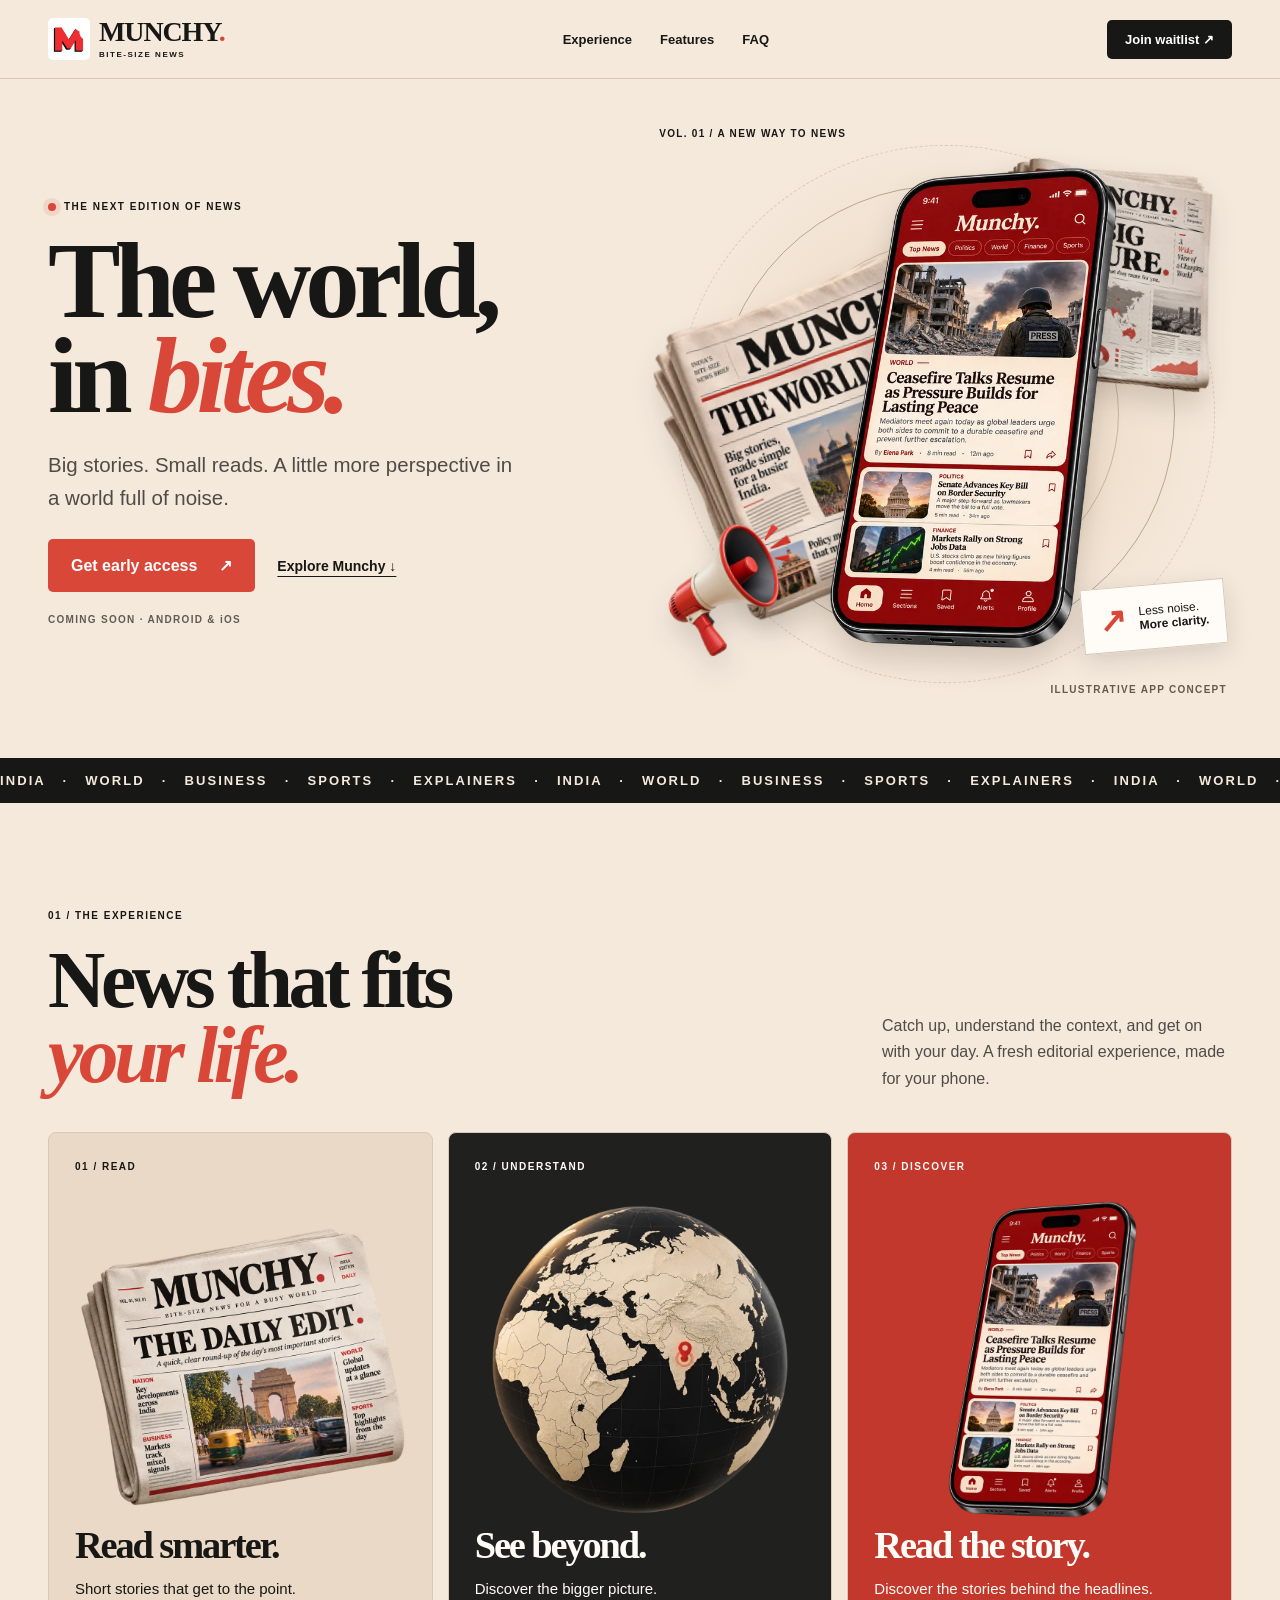
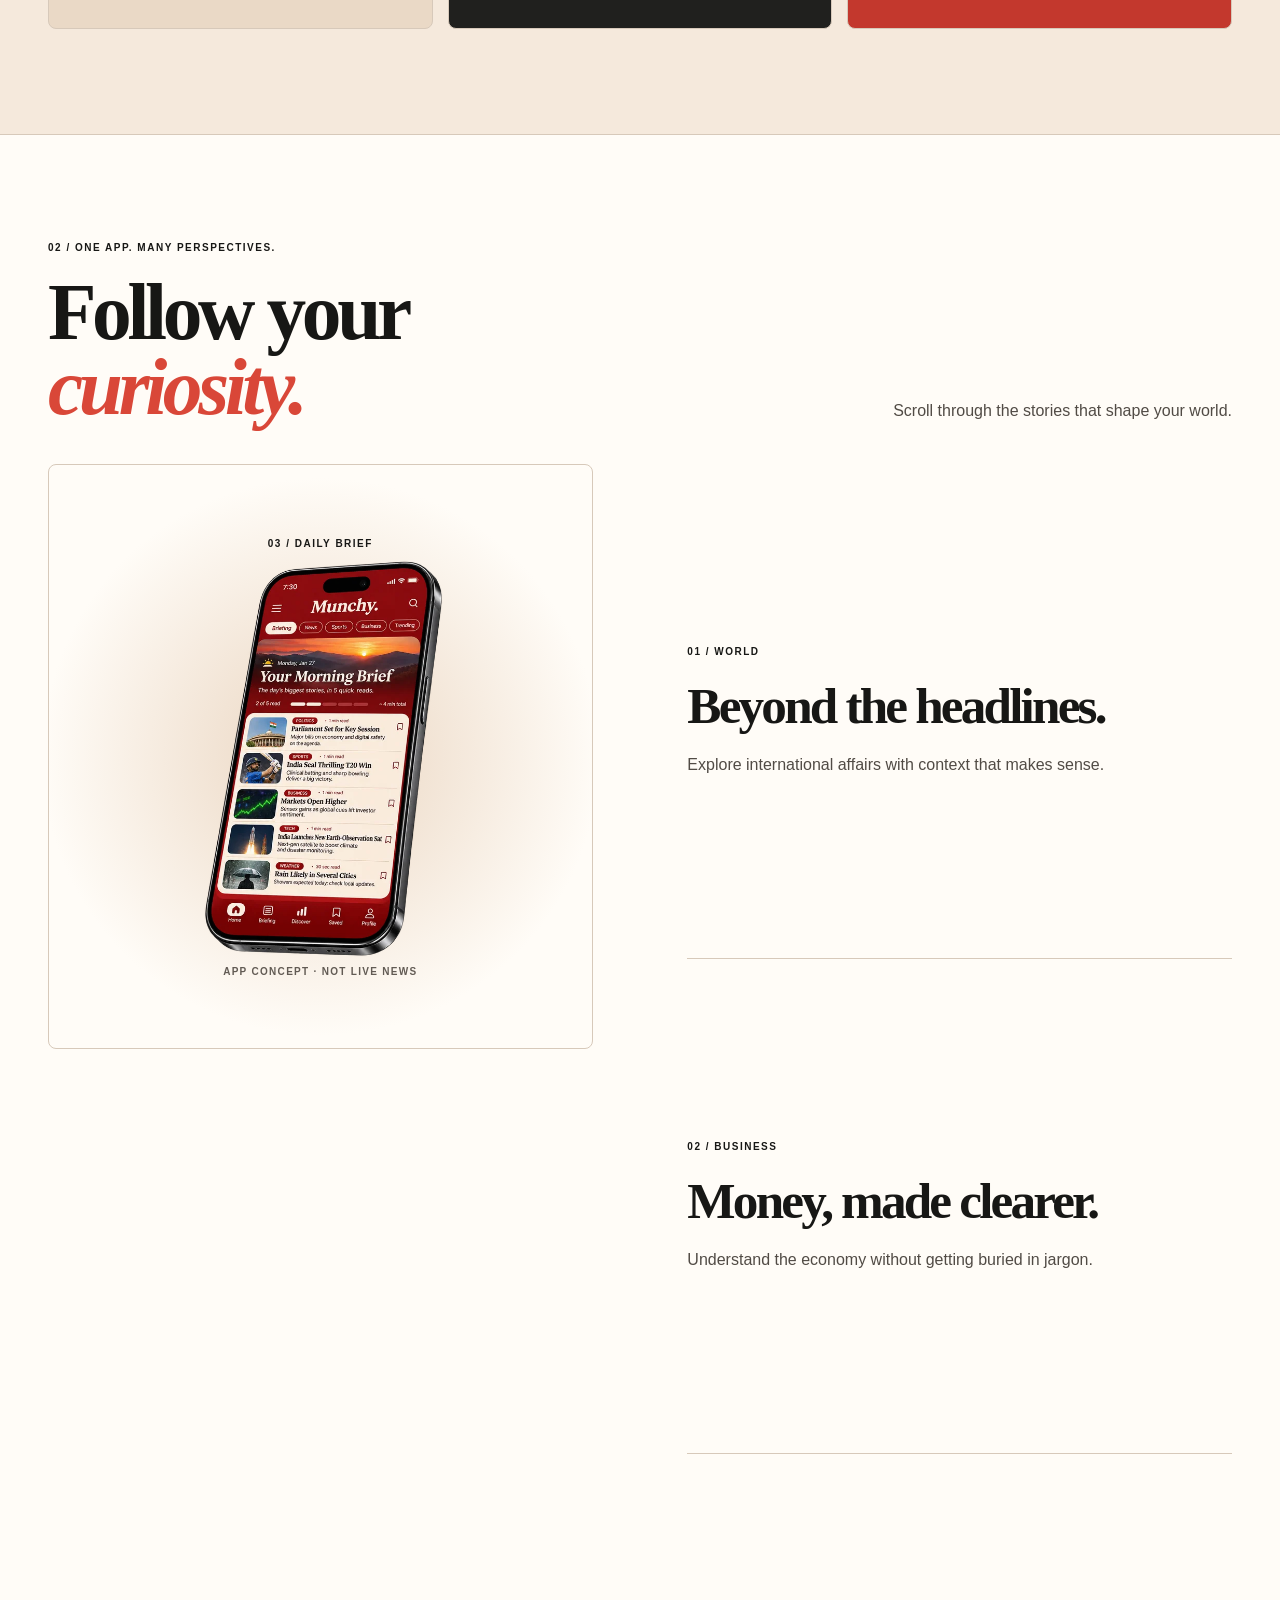
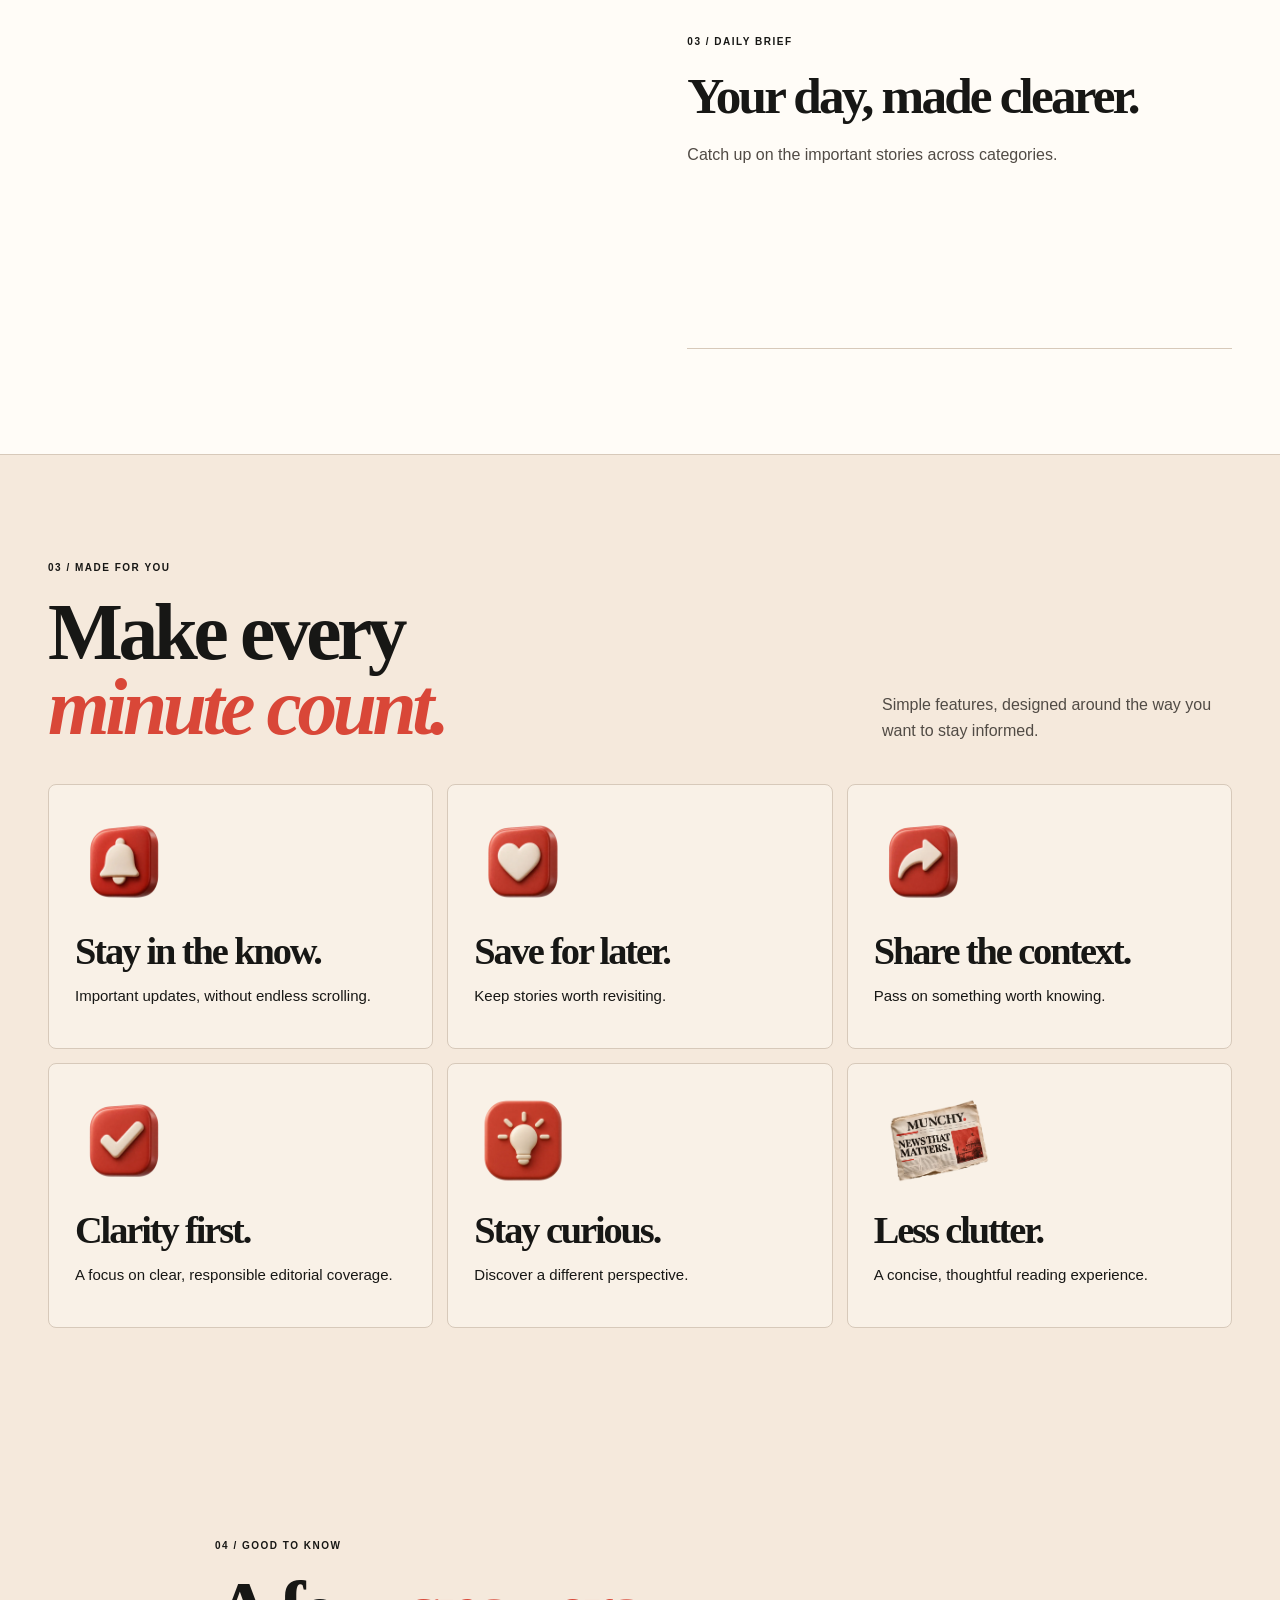
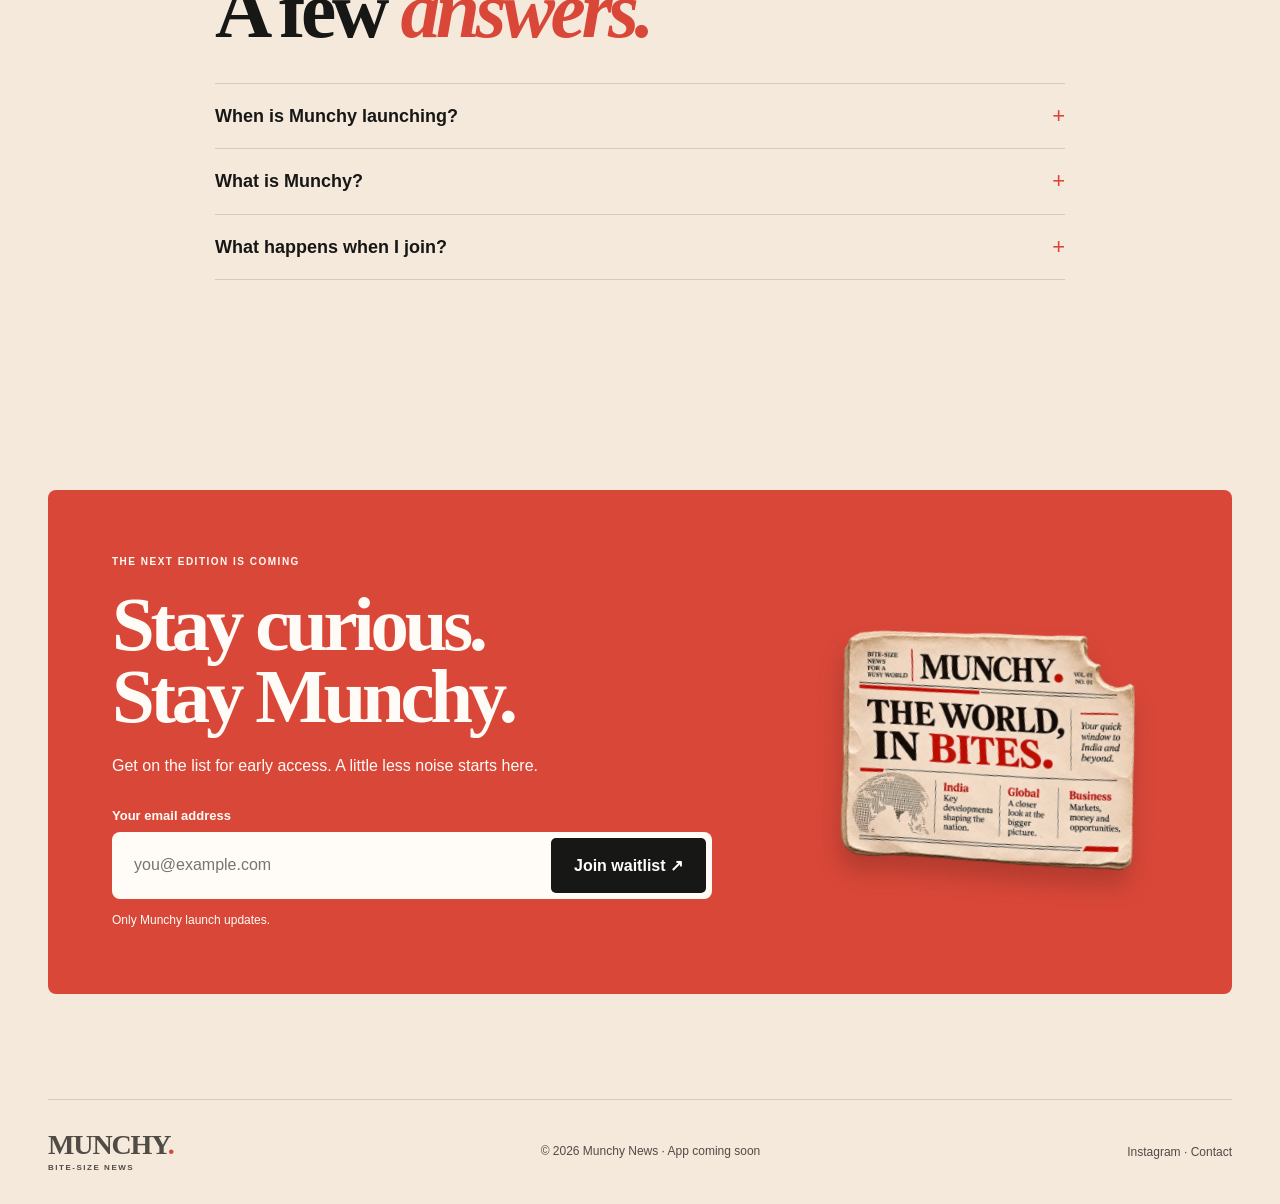
<file: index.html>
<!doctype html><html lang="en"><head><meta charset="utf-8"><meta name="viewport" content="width=device-width, initial-scale=1"><meta name="theme-color" content="#f5e9dc"><title>Munchy — The world, in bites.</title><meta name="description" content="Bite-size news, visual explainers and short-form stories. Join the Munchy early access waitlist."><meta property="og:title" content="Munchy — The world, in bites."><meta property="og:description" content="Bite-size news, visual explainers and short-form stories. Join the Munchy early access waitlist."><meta property="og:type" content="website"><link rel="icon" href="assets/logo.jpg"><link rel="stylesheet" href="style.css"><script defer src="config.js"></script><script defer src="app.js"></script></head><body data-page="home"><div class="loader" id="loader" hidden aria-hidden="true"><div class="mosaic"><div class="tile t0"><span>01 / DAILY BRIEF</span><img class="" data-asset="newspaper" src="assets/newspaper.webp" alt="" width="900" height="900"  decoding="async"><strong>Read the day.</strong></div><div class="tile t1"><span>02 / WORLD</span><img class="" data-asset="world" src="assets/world.webp" alt="" width="900" height="900"  decoding="async"><strong>Beyond borders.</strong></div><div class="tile t2"><span>03 / BREAKING</span><img class="" data-asset="megaphone" src="assets/megaphone.webp" alt="" width="900" height="900"  decoding="async"><strong>Know what matters.</strong></div><div class="tile t3"><span>04 / BUSINESS</span><img class="" data-asset="explainer" src="assets/explainer.webp" alt="" width="900" height="900"  decoding="async"><strong>Follow the money.</strong></div><div class="tile t4"><span>05 / DAILY BRIEF</span><img class="" data-asset="brief" src="assets/brief.webp" alt="" width="900" height="900"  decoding="async"><strong>Start informed.</strong></div><div class="tile t5"><span>06 / TOP NEWS</span><img class="" data-asset="news-feed" src="assets/news-feed.webp" alt="" width="900" height="900"  decoding="async"><strong>Read the story.</strong></div></div><div class="bite-panel left"></div><div class="bite-panel right"></div><div class="loader-brand"><b>MUNCHY<span>.</span></b><small>THE WORLD, IN BITES.</small><i></i></div><button id="skip-intro" class="skip-intro" tabindex="-1">Skip intro ↗</button></div><div class="reading-progress"></div><a class="skip" href="#main">Skip to content</a><header class="header"><div class="wrap nav"><a class="logo" href="index.html" aria-label="Munchy home"><img src="assets/logo.jpg" width="48" height="48" alt=""><span>MUNCHY<span class="red">.</span><small>BITE-SIZE NEWS</small></span></a><button class="menu" aria-expanded="false" aria-controls="navigation">Menu ☰</button><nav id="navigation"><a href="index.html#experience">Experience</a><a href="index.html#features">Features</a><a href="index.html#faq">FAQ</a></nav><a class="btn navjoin" href="waitlist.html">Join waitlist ↗</a></div></header><main id="main"><section class="wrap hero"><div class="hero-copy"><div class="kicker"><i></i> THE NEXT EDITION OF NEWS</div><h1>The world,<br>in <em>bites.</em></h1><p class="lead">Big stories. Small reads. A little more perspective in a world full of noise.</p><div class="actions"><a class="btn" href="waitlist.html">Get early access <span>↗</span></a><a class="textlink" href="#experience">Explore Munchy ↓</a></div><p class="micro">COMING SOON · ANDROID &amp; iOS</p></div><div class="hero-art"><div class="orbit"></div><span class="art-label">VOL. 01 / A NEW WAY TO NEWS</span><img class="hero-paper" data-asset="edition" src="assets/edition.webp" alt="Munchy newspaper concept" width="900" height="900"  decoding="async"><img class="hero-context" data-asset="context" src="assets/context.webp" alt="" width="900" height="900"  decoding="async"><img class="hero-phone" data-asset="news-feed" src="assets/news-feed.webp" alt="Munchy mobile app concept" width="900" height="900"  decoding="async"><img class="hero-mega" data-asset="megaphone" src="assets/megaphone.webp" alt="" width="900" height="900"  decoding="async"><div class="float-note"><b>↗</b><span>Less noise.<br><strong>More clarity.</strong></span></div><span class="art-caption">ILLUSTRATIVE APP CONCEPT</span></div></section><div class="ticker"><div> INDIA &nbsp; · &nbsp; WORLD &nbsp; · &nbsp; BUSINESS &nbsp; · &nbsp; SPORTS &nbsp; · &nbsp; EXPLAINERS &nbsp; · &nbsp;  INDIA &nbsp; · &nbsp; WORLD &nbsp; · &nbsp; BUSINESS &nbsp; · &nbsp; SPORTS &nbsp; · &nbsp; EXPLAINERS &nbsp; · &nbsp;  INDIA &nbsp; · &nbsp; WORLD &nbsp; · &nbsp; BUSINESS &nbsp; · &nbsp; SPORTS &nbsp; · &nbsp; EXPLAINERS &nbsp; · &nbsp;  INDIA &nbsp; · &nbsp; WORLD &nbsp; · &nbsp; BUSINESS &nbsp; · &nbsp; SPORTS &nbsp; · &nbsp; EXPLAINERS &nbsp; · &nbsp;  INDIA &nbsp; · &nbsp; WORLD &nbsp; · &nbsp; BUSINESS &nbsp; · &nbsp; SPORTS &nbsp; · &nbsp; EXPLAINERS &nbsp; · &nbsp;  INDIA &nbsp; · &nbsp; WORLD &nbsp; · &nbsp; BUSINESS &nbsp; · &nbsp; SPORTS &nbsp; · &nbsp; EXPLAINERS &nbsp; · &nbsp;  INDIA &nbsp; · &nbsp; WORLD &nbsp; · &nbsp; BUSINESS &nbsp; · &nbsp; SPORTS &nbsp; · &nbsp; EXPLAINERS &nbsp; · &nbsp;  INDIA &nbsp; · &nbsp; WORLD &nbsp; · &nbsp; BUSINESS &nbsp; · &nbsp; SPORTS &nbsp; · &nbsp; EXPLAINERS &nbsp; · &nbsp; </div></div><section class="wrap section" id="experience"><div class="sectionhead reveal"><div><div class="kicker">01 / THE EXPERIENCE</div><h2>News that fits<br><em>your life.</em></h2></div><p>Catch up, understand the context, and get on with your day. A fresh editorial experience, made for your phone.</p></div><div class="cards"><article class="feature reveal"><span class="kicker">01 / READ</span><img class="" data-asset="newspaper" src="assets/newspaper.webp" alt="Daily newspaper concept" width="900" height="900" loading=lazy decoding="async"><h3>Read smarter.</h3><p>Short stories that get to the point.</p></article><article class="feature dark reveal"><span class="kicker">02 / UNDERSTAND</span><img class="" data-asset="globe" src="assets/globe.webp" alt="Decorative globe" width="900" height="900" loading=lazy decoding="async"><h3>See beyond.</h3><p>Discover the bigger picture.</p></article><article class="feature crimson reveal"><span class="kicker">03 / DISCOVER</span><img class="" data-asset="news-feed" src="assets/news-feed.webp" alt="Illustrative news reading app" width="900" height="900" loading=lazy decoding="async"><h3>Read the story.</h3><p>Discover the stories behind the headlines.</p></article></div></section><section class="story-section" id="stories"><div class="wrap section"><div class="sectionhead reveal"><div><div class="kicker">02 / ONE APP. MANY PERSPECTIVES.</div><h2>Follow your<br><em>curiosity.</em></h2></div><p>Scroll through the stories that shape your world.</p></div><div class="journey"><div class="sticky"><div class="stage"><span id="story-label" class="kicker">01 / WORLD</span><img class="story-phone" data-asset="world" src="assets/world.webp" alt="Illustrative world news app concept" width="900" height="900"  decoding="async"><span class="micro">APP CONCEPT · NOT LIVE NEWS</span></div></div><div class="steps"><article class="step" data-story="world" data-label="01 / WORLD"><span class="kicker">01 / WORLD</span><h3>Beyond the headlines.</h3><p>Explore international affairs with context that makes sense.</p><img class="mobile-story" data-asset="world" src="assets/world.webp" alt="Illustrative app screen" width="900" height="900" loading=lazy decoding="async"></article><article class="step" data-story="explainer" data-label="02 / BUSINESS"><span class="kicker">02 / BUSINESS</span><h3>Money, made clearer.</h3><p>Understand the economy without getting buried in jargon.</p><img class="mobile-story" data-asset="explainer" src="assets/explainer.webp" alt="Illustrative app screen" width="900" height="900" loading=lazy decoding="async"></article><article class="step" data-story="brief" data-label="03 / DAILY BRIEF"><span class="kicker">03 / DAILY BRIEF</span><h3>Your day, made clearer.</h3><p>Catch up on the important stories across categories.</p><img class="mobile-story" data-asset="brief" src="assets/brief.webp" alt="Illustrative app screen" width="900" height="900" loading=lazy decoding="async"></article></div></div></div></section><section class="wrap section" id="features"><div class="sectionhead reveal"><div><div class="kicker">03 / MADE FOR YOU</div><h2>Make every<br><em>minute count.</em></h2></div><p>Simple features, designed around the way you want to stay informed.</p></div><div class="bento"><article class="reveal"><img class="" data-asset="bell" src="assets/bell.webp" alt="" width="900" height="900" loading=lazy decoding="async"><h3>Stay in the know.</h3><p>Important updates, without endless scrolling.</p></article><article class="reveal"><img class="" data-asset="save" src="assets/save.webp" alt="" width="900" height="900" loading=lazy decoding="async"><h3>Save for later.</h3><p>Keep stories worth revisiting.</p></article><article class="reveal"><img class="" data-asset="share" src="assets/share.webp" alt="" width="900" height="900" loading=lazy decoding="async"><h3>Share the context.</h3><p>Pass on something worth knowing.</p></article><article class="reveal"><img class="" data-asset="check" src="assets/check.webp" alt="" width="900" height="900" loading=lazy decoding="async"><h3>Clarity first.</h3><p>A focus on clear, responsible editorial coverage.</p></article><article class="reveal"><img class="" data-asset="spark" src="assets/spark.webp" alt="" width="900" height="900" loading=lazy decoding="async"><h3>Stay curious.</h3><p>Discover a different perspective.</p></article><article class="reveal"><img class="" data-asset="fragment" src="assets/fragment.webp" alt="" width="900" height="900" loading=lazy decoding="async"><h3>Less clutter.</h3><p>A concise, thoughtful reading experience.</p></article></div></section><section class="wrap section faq" id="faq"><div class="kicker">04 / GOOD TO KNOW</div><h2>A few <em>answers.</em></h2><details><summary>When is Munchy launching?</summary><p>The app is coming soon. Join the waitlist for launch updates.</p></details><details><summary>What is Munchy?</summary><p>A mobile-first bite-size news experience with short reads, context and visual stories.</p></details><details><summary>What happens when I join?</summary><p>Your email will be used to contact you about the Munchy launch.</p></details></section><section class="wrap section"><div class="launch reveal"><div><div class="kicker">THE NEXT EDITION IS COMING</div><h2>Stay curious.<br>Stay Munchy.</h2><p>Get on the list for early access. A little less noise starts here.</p><form class="signup" action="join.php" method="post"><label for="launch-email">Your email address</label><div class="form-row"><input type="email" id="launch-email" name="email" autocomplete="email" placeholder="you@example.com" maxlength="254" required><button class="btn light" type="submit">Join waitlist ↗</button></div><div class="trap" aria-hidden="true"><label>Leave blank<input name="website" tabindex="-1" autocomplete="off"></label></div><p class="signup-note">Only Munchy launch updates.</p><p class="form-status" role="status" aria-live="polite"></p></form></div><img class="" data-asset="bite" src="assets/bite.webp" alt="Bitten newspaper concept" width="900" height="900" loading=lazy decoding="async"></div></section></main><footer class="wrap footer"><a class="logo" href="index.html"><span>MUNCHY<span class="red">.</span><small>BITE-SIZE NEWS</small></span></a><p>© 2026 Munchy News · App coming soon</p><div><a href="https://www.instagram.com/themunchynews">Instagram</a> · <a href="mailto:munchy.news@gmail.com">Contact</a></div></footer></body></html>
</file>
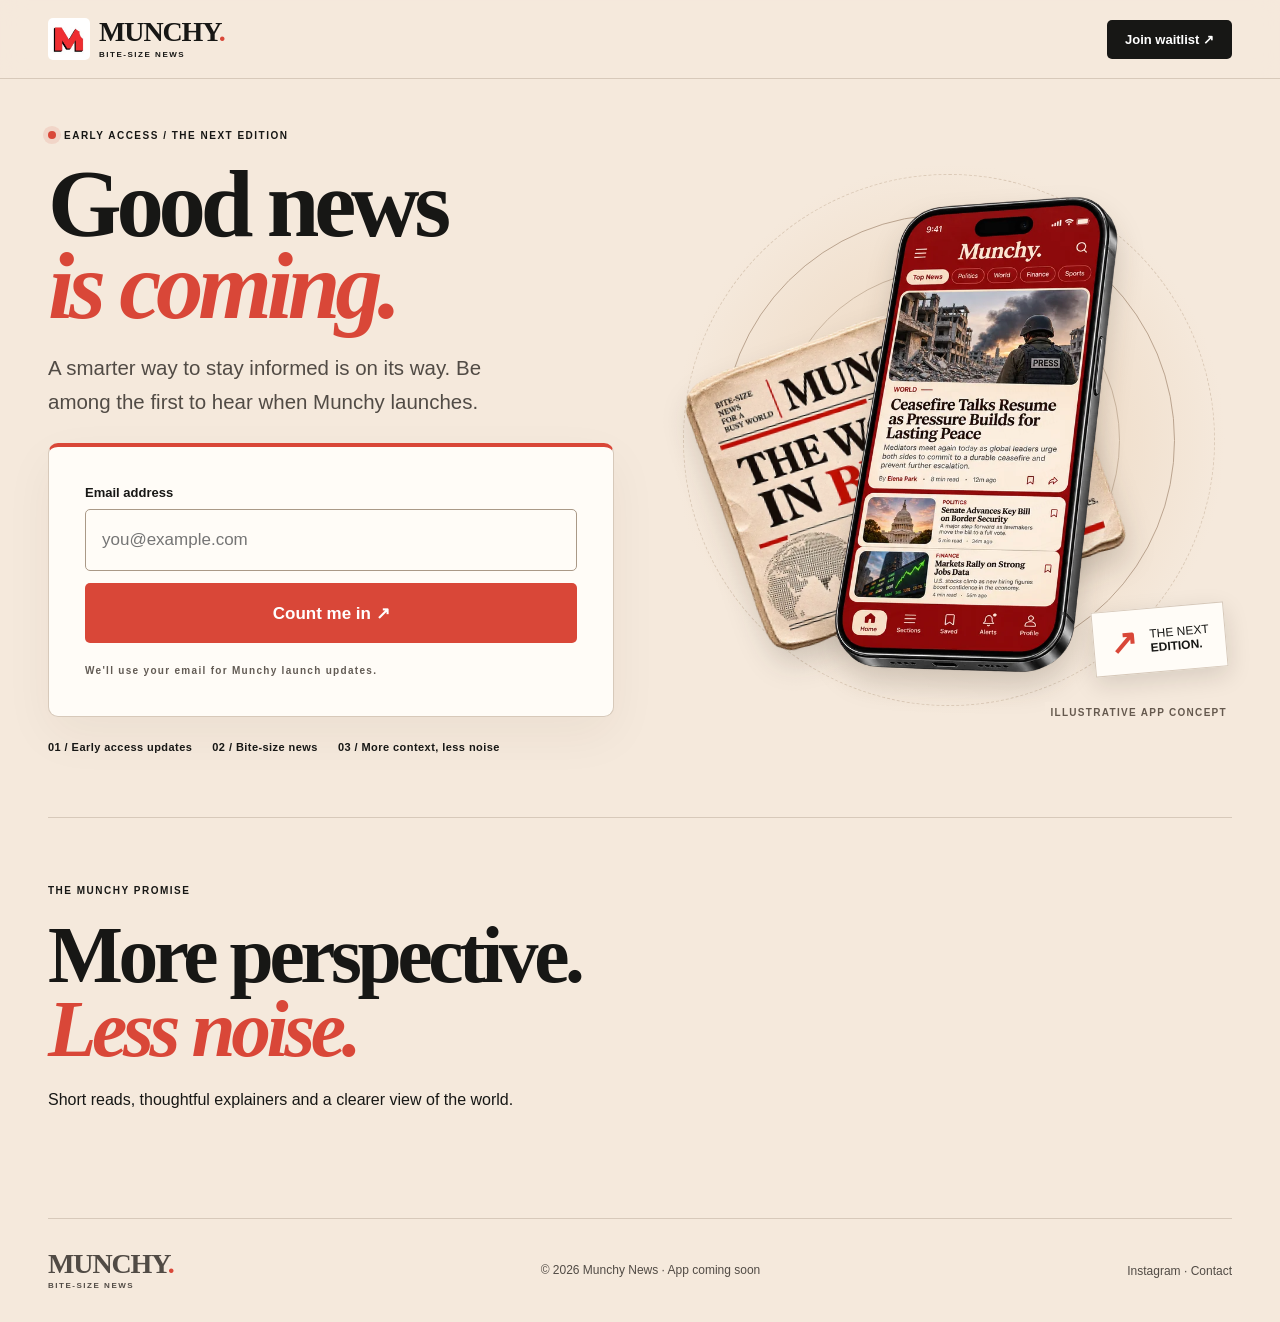
<file: waitlist.html>
<!doctype html>
<html lang="en">

<head>
    <meta charset="utf-8">
    <meta name="viewport" content="width=device-width, initial-scale=1">
    <meta name="theme-color" content="#f5e9dc">
    <title>Join the waitlist — Munchy</title>
    <meta name="description" content="Join the Munchy early access waitlist for launch updates.">
    <meta property="og:title" content="Join the waitlist — Munchy">
    <meta property="og:description" content="Join the Munchy early access waitlist for launch updates.">
    <meta property="og:type" content="website">
    <link rel="icon" href="assets/logo.jpg">
    <link rel="stylesheet" href="style.css">
    <script defer src="config.js"></script>
    <script defer src="app.js"></script>
</head>

<body data-page="waitlist"><a class="skip" href="#main">Skip to content</a>
    <header class="header">
        <div class="wrap nav">
            <div class="logo"><img src="assets/logo.jpg" width="48" height="48" alt=""><span>MUNCHY<span
                        class="red">.</span><small>BITE-SIZE NEWS</small></span></div><a class="btn navjoin"
                href="#wait-form">Join waitlist ↗</a>
        </div>
    </header>
    <main id="main" class="wrap wait-page">
        <div class="wait-copy">
            <div class="kicker"><i></i> EARLY ACCESS / THE NEXT EDITION</div>
            <h1>Good news<br><em>is coming.</em></h1>
            <p class="lead">A smarter way to stay informed is on its way. Be among the first to hear when Munchy
                launches.</p>
            <form class="signup wait-signup" id="wait-form" action="join.php" method="post"><label for="email">Email
                    address</label>
                <div class="form-row"><input type="email" id="email" name="email" autocomplete="email"
                        placeholder="you@example.com" maxlength="254" required><button class="btn" type="submit">Count
                        me in ↗</button></div>
                <div class="trap" aria-hidden="true"><label>Leave blank<input name="website" tabindex="-1"
                            autocomplete="off"></label></div>
                <p class="micro">We'll use your email for Munchy launch updates.</p>
                <p id="form-status" class="form-status" role="status" aria-live="polite"></p>
            </form>
            <div class="wait-benefits"><span>01 / Early access updates</span><span>02 / Bite-size news</span><span>03 /
                    More context, less noise</span></div>
        </div>
        <div class="wait-art">
            <div class="orbit"></div><img class="wait-paper" data-asset="bite" src="assets/bite.webp"
                alt="Munchy newspaper concept" width="900" height="900" decoding="async"><img class="wait-phone"
                data-asset="news-feed" src="assets/news-feed.webp" alt="Illustrative Munchy app screen" width="900"
                height="900" decoding="async">
            <div class="float-note"><b>↗</b><span>THE NEXT<br><strong>EDITION.</strong></span></div><span
                class="art-caption">ILLUSTRATIVE APP CONCEPT</span>
        </div>
    </main>
    <section class="wrap wait-bottom">
        <div class="kicker">THE MUNCHY PROMISE</div>
        <h2>More perspective.<br><em>Less noise.</em></h2>
        <p>Short reads, thoughtful explainers and a clearer view of the world.</p>
    </section>
    <footer class="wrap footer">
        <div class="logo"><span>MUNCHY<span class="red">.</span><small>BITE-SIZE NEWS</small></span></div>
        <p>© 2026 Munchy News · App coming soon</p>
        <div><a href="https://www.instagram.com/themunchynews">Instagram</a> · <a
                href="mailto:munchy.news@gmail.com">Contact</a></div>
    </footer>
</body>

</html>
</file>
<file: style.css>
:root {
  --paper: #f5e9dc;
  --ink: #171715;
  --red: #d94738;
  --cream: #fffcf7;
  --line: #d7c9ba;
}

*,
*::before,
*::after {
  box-sizing: border-box;
}

html {
  scroll-behavior: smooth;
  scroll-padding-top: 90px;
  overflow-x: clip;
}

body {
  margin: 0;
  background: var(--paper);
  color: var(--ink);
  font-family: Arial, Helvetica, sans-serif;
  overflow-x: clip;
  -webkit-text-size-adjust: 100%;
}

a {
  color: inherit;
  text-decoration: none;
}

button,
input {
  font: inherit;
}

button,
a,
input,
summary {
  -webkit-tap-highlight-color: transparent;
}

a:focus-visible,
button:focus-visible,
input:focus-visible,
summary:focus-visible {
  outline: 3px solid #a72c23;
  outline-offset: 4px;
}

img {
  display: block;
  max-width: 100%;
  height: auto;
}

h1,
h2,
h3,
p {
  margin: 0;
}

h1,
h2,
h3,
.logo {
  font-family: Georgia, 'Times New Roman', serif;
  letter-spacing: -0.055em;
}

h1 {
  font-size: clamp(4rem, 8.5vw, 8.9rem);
  line-height: 0.87;
  font-weight: 700;
}

h2 {
  font-size: clamp(3rem, 6.2vw, 6rem);
  line-height: 0.94;
}

h3 {
  font-size: clamp(1.65rem, 3vw, 3rem);
  line-height: 1.05;
}

em {
  color: var(--red);
  font-weight: inherit;
}

p {
  line-height: 1.65;
}

.wrap {
  width: min(1320px, calc(100% - 96px));
  margin-inline: auto;
}

/* Header & Navigation */
.header {
  position: sticky;
  top: 0;
  z-index: 20;
  background: #f5e9dcf5;
  -webkit-backdrop-filter: blur(12px);
  backdrop-filter: blur(12px);
  border-bottom: 1px solid var(--line);
}

.nav {
  min-height: 78px;
  display: flex;
  align-items: center;
  justify-content: space-between;
  gap: 24px;
}

.logo {
  display: flex;
  gap: 9px;
  align-items: center;
  font-size: 28px;
  font-weight: bold;
  line-height: 0.9;
  letter-spacing: -0.04em;
  flex-shrink: 0;
}

.logo img {
  width: 42px;
  height: 42px;
  object-fit: contain;
  border-radius: 5px;
}

.logo small {
  display: block;
  font: 700 8px Arial, Helvetica, sans-serif;
  letter-spacing: 0.19em;
  margin-top: 5px;
}

.red {
  color: var(--red);
}

nav {
  display: flex;
  align-items: center;
  gap: 28px;
  font-size: 13px;
  font-weight: 700;
}

.btn {
  display: inline-flex;
  justify-content: center;
  align-items: center;
  gap: 22px;
  background: var(--ink);
  color: #fff;
  border: 0;
  border-radius: 5px;
  padding: 17px 23px;
  font-weight: 700;
  cursor: pointer;
  transition: background-color 0.2s, transform 0.2s;
  white-space: nowrap;
}

.navjoin {
  padding: 12px 18px;
  font-size: 13px;
  flex-shrink: 0;
}

.menu {
  display: none;
  background: var(--cream);
  color: var(--ink);
  border: 1px solid var(--line);
  padding: 9px 12px;
  border-radius: 5px;
  font-weight: 700;
  cursor: pointer;
}

/* Hero */
.hero {
  display: grid;
  grid-template-columns: minmax(0, 1fr) minmax(0, 1fr);
  min-height: 0;
  align-items: center;
  gap: clamp(16px, 3vw, 48px);
  padding: clamp(28px, 3.8vw, 52px) 0 clamp(36px, 4.5vw, 58px);
}

.hero-copy {
  position: relative;
  z-index: 2;
  min-width: 0;
}

.kicker {
  font-size: 10px;
  font-weight: 800;
  letter-spacing: 0.15em;
  line-height: 1.5;
  display: flex;
  align-items: center;
  gap: 8px;
  margin-bottom: 20px;
}

.kicker i {
  width: 8px;
  height: 8px;
  background: var(--red);
  border-radius: 50%;
  box-shadow: 0 0 0 5px #d9473820;
  flex-shrink: 0;
}

.lead {
  font-size: clamp(17px, 1.6vw, 23px);
  max-width: 475px;
  margin: 24px 0;
  color: #514b45;
}

.actions {
  display: flex;
  align-items: center;
  flex-wrap: wrap;
  gap: 22px;
}

.hero-copy .btn {
  background: var(--red);
}

.textlink {
  font-size: 14px;
  font-weight: bold;
  text-decoration: underline;
  text-underline-offset: 5px;
}

.micro {
  font-size: 10px;
  letter-spacing: 0.13em;
  font-weight: bold;
  color: #625b54;
  margin-top: 20px;
}

.hero-art,
.wait-art {
  position: relative;
  isolation: isolate;
  width: 100%;
  min-width: 0;
  min-height: 0;
  aspect-ratio: 1 / 1;
  display: grid;
  place-items: center;
  background: radial-gradient(circle, #ead2b8 0, transparent 69%);
  overflow: visible;
}

.orbit {
  position: absolute;
  inset: 10%;
  border: 1px solid #bba48f;
  border-radius: 50%;
  z-index: -1;
}

.orbit::after,
.orbit::before {
  content: '';
  position: absolute;
  inset: 12%;
  border: 1px solid #cbb6a0;
  border-radius: 50%;
}

.orbit::before {
  inset: -9%;
  border-style: dashed;
  opacity: 0.6;
}

.hero-art > img,
.wait-art > img {
  position: absolute;
  object-fit: contain;
  filter: drop-shadow(0 15px 14px #20171029);
}

.hero-paper {
  width: 70%;
  left: 0;
  top: 16%;
  transform: rotate(-13deg);
}

.hero-context {
  width: 43%;
  right: 0;
  top: 4%;
  transform: rotate(13deg);
}

.hero-phone {
  width: 88%;
  left: 10%;
  top: 5%;
  z-index: 2;
  filter: drop-shadow(0 20px 24px #20171035);
  animation: float 6s ease-in-out infinite;
}

.hero-mega {
  width: 25%;
  left: 0;
  bottom: 7%;
  z-index: 3;
  transform: rotate(-10deg);
}

.art-label,
.art-caption {
  position: absolute;
  font-size: 10px;
  font-weight: bold;
  letter-spacing: 0.13em;
  z-index: 4;
}

.art-label {
  top: 0;
  left: 0;
}

.art-caption {
  bottom: 0;
  right: 0;
  color: #65594e;
  background: var(--paper);
  padding: 5px;
}

.float-note {
  position: absolute;
  z-index: 5;
  right: 1%;
  bottom: 9%;
  display: flex;
  gap: 12px;
  align-items: center;
  background: var(--cream);
  padding: 12px 16px;
  box-shadow: 0 8px 24px #21180e22;
  border: 1px solid var(--line);
  transform: rotate(-5deg);
  font-size: 12px;
}

.float-note b {
  font-size: 33px;
  color: var(--red);
}

@keyframes float {
  50% {
    transform: translateY(-13px) rotate(1deg);
  }
}

/* Ticker */
.ticker {
  background: var(--ink);
  color: var(--paper);
  overflow: hidden;
  padding: 15px 0;
  font-size: 13px;
  font-weight: bold;
  letter-spacing: 0.16em;
}

.ticker div {
  width: max-content;
  white-space: nowrap;
  animation: marquee 48s linear infinite;
}

@keyframes marquee {
  to {
    transform: translateX(-50%);
  }
}

/* Sections */
.section {
  padding: 105px 0;
}

.sectionhead {
  display: flex;
  justify-content: space-between;
  align-items: flex-end;
  gap: 36px;
  margin-bottom: 40px;
}

.sectionhead > p {
  max-width: 350px;
  color: #514b45;
}

/* Experience Cards */
.cards {
  display: grid;
  grid-template-columns: repeat(3, minmax(0, 1fr));
  gap: 15px;
}

.feature {
  background: #ead9c6;
  border: 1px solid var(--line);
  border-radius: 8px;
  padding: 26px;
  overflow: hidden;
}

.feature > img {
  width: 100%;
  aspect-ratio: 1;
  object-fit: contain;
  transition: transform 0.4s;
}

.feature p,
.bento p {
  margin-top: 12px;
  font-size: 15px;
}

.feature.dark {
  background: #20201e;
  color: var(--cream);
}

.feature.crimson {
  background: #c3382d;
  color: var(--cream);
}

/* Story / Journey ("Follow your curiosity.") */
.story-section {
  background: var(--cream);
  border-block: 1px solid var(--line);
}

.journey {
  display: grid;
  grid-template-columns: minmax(0, 1fr) minmax(0, 1fr);
  gap: 8%;
}

.sticky {
  position: relative;
}

.stage {
  position: sticky;
  top: 105px;
  min-height: 490px;
  height: 65vh;
  max-height: 670px;
  display: flex;
  flex-direction: column;
  align-items: center;
  justify-content: center;
  background: radial-gradient(circle, #ead5c0, transparent 70%);
  border: 1px solid var(--line);
  border-radius: 8px;
  padding: 22px;
}

.stage img {
  max-height: 77%;
  width: 100%;
  object-fit: contain;
  transition: opacity 0.2s, transform 0.3s;
}

.stage .kicker,
.stage .micro {
  margin: 0;
}

.step {
  min-height: 55vh;
  display: flex;
  flex-direction: column;
  justify-content: center;
  padding: 35px 0;
  border-bottom: 1px solid var(--line);
}

.step h3 {
  font-size: clamp(2rem, 4vw, 4rem);
}

.step p {
  margin-top: 20px;
  color: #514b45;
}

.mobile-story {
  display: none;
}

/* Bento Features */
.bento {
  display: grid;
  grid-template-columns: repeat(3, minmax(0, 1fr));
  gap: 14px;
}

.bento article {
  border: 1px solid var(--line);
  background: #fffcf760;
  padding: 26px;
  border-radius: 8px;
  min-height: 265px;
  transition: border-color 0.2s, background-color 0.2s;
}

.bento img {
  width: 100px;
  height: 100px;
  object-fit: contain;
  margin-bottom: 20px;
}

.bento article:last-child img {
  width: 130px;
}

/* FAQ */
.faq {
  max-width: 850px;
}

.faq h2 {
  margin-bottom: 35px;
}

.faq details {
  border-top: 1px solid var(--line);
  padding: 20px 0;
}

.faq details:last-child {
  border-bottom: 1px solid var(--line);
}

summary {
  cursor: pointer;
  font-weight: bold;
  font-size: 18px;
  line-height: 1.35;
  list-style: none;
  display: flex;
  align-items: center;
  justify-content: space-between;
  gap: 16px;
}

summary::-webkit-details-marker {
  display: none;
}

summary::after {
  content: '+';
  font-family: Arial, Helvetica, sans-serif;
  font-size: 22px;
  font-weight: 400;
  line-height: 1;
  color: var(--red);
  flex-shrink: 0;
}

details[open] summary::after {
  content: '−';
}

.faq details p {
  padding: 14px 0 0;
  color: #514b45;
}

/* Launch CTA */
.launch {
  background: var(--red);
  color: var(--cream);
  padding: clamp(28px, 5vw, 80px);
  display: grid;
  grid-template-columns: minmax(0, 1.3fr) minmax(0, 0.7fr);
  align-items: center;
  gap: 20px;
  min-height: 470px;
  border-radius: 8px;
  overflow: hidden;
}

.launch h2 {
  font-size: clamp(3rem, 6vw, 6rem);
}

.launch p {
  margin: 20px 0;
}

.launch img {
  width: 100%;
  object-fit: contain;
  transform: rotate(8deg);
  filter: drop-shadow(0 16px 12px #63201955);
}

.launch .signup {
  margin-top: 26px;
  max-width: 600px;
}

.launch .form-row {
  background: var(--cream);
  padding: 6px;
  border-radius: 8px;
  gap: 6px;
}

.launch input[type='email'] {
  border: 0;
  min-height: 55px;
}

.btn.light {
  background: var(--ink);
  color: #fff;
}

.launch .signup-note {
  font-size: 12px;
  margin: 12px 0 0;
}

.launch .form-status {
  margin: 10px 0 0;
}

/* Footer */
.footer {
  border-top: 1px solid var(--line);
  padding: 32px 0;
  display: flex;
  align-items: center;
  justify-content: space-between;
  gap: 20px;
  font-size: 12px;
  color: #514b45;
}

/* Waitlist & 404 Pages */
.wait-page,
.missing {
  min-height: 0;
  display: grid;
  grid-template-columns: minmax(0, 1fr) minmax(0, 1fr);
  align-items: center;
  gap: clamp(20px, 4vw, 56px);
  padding-block: clamp(28px, 3.8vw, 52px) clamp(40px, 5vw, 64px);
}

.missing {
  min-height: calc(100vh - 165px);
  grid-template-columns: minmax(0, 1.1fr) minmax(0, 0.9fr);
  gap: 25px;
  padding-block: 55px;
}

.wait-copy,
.missing > div {
  min-width: 0;
}

.wait-copy > .textlink {
  display: inline-block;
  margin-bottom: clamp(18px, 2.5vw, 28px);
}

.wait-page h1 {
  font-size: clamp(3.3rem, 7.4vw, 8rem);
}

.missing h1 {
  font-size: clamp(3.4rem, 7vw, 7.5rem);
}

.wait-signup {
  background: var(--cream);
  border: 1px solid var(--line);
  border-top: 4px solid var(--red);
  padding: clamp(20px, 3vw, 36px);
  border-radius: 10px;
  box-shadow: 0 18px 50px #4023100d;
}

.form-row {
  display: flex;
  gap: 8px;
  margin-top: 8px;
}

.wait-signup .form-row {
  display: grid;
  grid-template-columns: 1fr;
  gap: 12px;
}

label {
  font-size: 13px;
  font-weight: bold;
}

input[type='email'] {
  min-width: 0;
  flex: 1;
  background: var(--cream);
  border: 1px solid #aa9987;
  border-radius: 5px;
  padding: 16px;
  color: var(--ink);
}

.wait-signup input[type='email'] {
  width: 100%;
  min-height: 62px;
  font-size: 17px;
}

.wait-signup .btn {
  min-height: 60px;
  background: var(--red);
  font-size: 17px;
  white-space: normal;
}

.wait-benefits {
  display: flex;
  flex-wrap: wrap;
  gap: 12px 20px;
  margin-top: 24px;
  font-size: 11px;
  font-weight: bold;
  letter-spacing: 0.04em;
}

.wait-paper {
  width: 82%;
  top: 12%;
  left: 0;
  transform: rotate(-13deg);
}

.wait-phone {
  width: 88%;
  top: 5%;
  left: 10%;
  z-index: 2;
  animation: float 6s infinite ease-in-out;
}

.wait-bottom {
  border-top: 1px solid var(--line);
  padding-block: 65px 85px;
}

.wait-bottom p {
  margin: 20px 0;
}

/* Form Status Messages (with green success state) */
.form-status,
#form-status {
  margin-top: 14px;
  font-size: 14px;
  font-weight: bold;
  line-height: 1.45;
}

.form-status:empty {
  display: none;
}

.form-status.success {
  color: #146c38;
  background: #e7f6ec;
  border: 1px solid #8fd2aa;
  padding: 10px 14px;
  border-radius: 6px;
}

.launch .form-status.success {
  color: #0f5c2e;
  background: #eaf9ef;
  border-color: #a8e4bf;
}

.form-status.error {
  color: #9f1d17;
  background: #fdeceb;
  border: 1px solid #efb7b2;
  padding: 10px 14px;
  border-radius: 6px;
}

.launch .form-status.error {
  color: #9f1d17;
  background: var(--cream);
  border-color: #f3c6c2;
}

.signup button:disabled {
  opacity: 0.65;
  cursor: wait;
}

.trap {
  position: absolute;
  left: -9999px;
}

.missing > img {
  width: 100%;
  max-width: 460px;
  object-fit: contain;
  margin-inline: auto;
  filter: drop-shadow(0 20px 10px #20171020);
  transform: rotate(9deg);
}

/* Accessibility & Scroll UX */
.skip {
  position: absolute;
  left: 10px;
  top: -100px;
  z-index: 99;
  background: #fff;
  padding: 10px;
}

.skip:focus {
  top: 10px;
}

.reading-progress {
  height: 3px;
  background: var(--red);
  position: fixed;
  top: 0;
  left: 0;
  width: 0;
  z-index: 25;
}

.js .reveal {
  opacity: 0;
  transform: translateY(24px);
  transition: opacity 0.65s, transform 0.65s;
}

.js .reveal.visible {
  opacity: 1;
  transform: none;
}

/* Intro Loader */
.loader[hidden] {
  display: none;
}

.loader {
  position: fixed;
  inset: 0;
  z-index: 100;
  overflow: hidden;
  pointer-events: auto;
  background: transparent;
}

.mosaic {
  position: absolute;
  inset: 0;
  display: grid;
  grid-template-columns: repeat(3, 1fr);
  grid-template-rows: repeat(2, 1fr);
}

.tile {
  background: #e7d5c0;
  overflow: hidden;
  border: 1px solid #baa58e;
  display: flex;
  flex-direction: column;
  justify-content: space-between;
  align-items: center;
  padding: 22px;
  position: relative;
  transition: transform 0.85s cubic-bezier(0.65, 0, 0.25, 1);
  min-height: 0;
}

.tile:nth-child(2n) {
  background: #20201e;
  color: #fff;
}

.tile:nth-child(3n) {
  background: #c3382d;
  color: #fff;
}

.tile span {
  font-size: 10px;
  letter-spacing: 0.15em;
  font-weight: bold;
  align-self: start;
}

.tile img {
  height: 75%;
  width: 100%;
  object-fit: contain;
  min-height: 0;
  animation: appear 0.65s both;
}

.tile strong {
  font-family: Georgia, serif;
  font-size: clamp(17px, 2.3vw, 36px);
  text-align: center;
}

@keyframes appear {
  from {
    opacity: 0;
    transform: scale(0.84);
  }
  to {
    opacity: 1;
    transform: scale(1);
  }
}

.loader-brand {
  position: absolute;
  left: 50%;
  top: 50%;
  transform: translate(-50%, -50%);
  max-width: calc(100vw - 32px);
  padding: 26px 34px;
  background: var(--paper);
  box-shadow: 0 10px 40px #0003;
  text-align: center;
  transition: opacity 0.25s;
}

.loader-brand b {
  font: 900 clamp(35px, 7vw, 80px) / 1 Georgia, serif;
}

.loader-brand b span {
  color: var(--red);
}

.loader-brand small {
  display: block;
  font-size: 10px;
  letter-spacing: 0.2em;
  font-weight: bold;
  margin: 8px 0 13px;
}

.loader-brand i {
  display: block;
  background: var(--red);
  height: 3px;
  transform-origin: left;
  animation: load 1.5s linear both;
}

@keyframes load {
  from {
    transform: scaleX(0);
  }
  to {
    transform: scaleX(1);
  }
}

.bite-panel {
  position: absolute;
  top: 0;
  width: 52%;
  height: 100%;
  background: var(--paper) url('assets/fragment.webp') center / 90% auto no-repeat;
  opacity: 0;
  transition: transform 0.85s cubic-bezier(0.6, 0, 0.25, 1), opacity 0.15s;
}

.bite-panel.left {
  left: 0;
  clip-path: polygon(0 0, 100% 0, 100% 16%, 85% 21%, 95% 28%, 77% 36%, 90% 44%, 76% 52%, 95% 62%, 83% 70%, 100% 79%, 100% 100%, 0 100%);
}

.bite-panel.right {
  right: 0;
  clip-path: polygon(0 0, 100% 0, 100% 100%, 0 100%, 0 83%, 16% 75%, 5% 66%, 22% 56%, 7% 45%, 20% 36%, 4% 25%, 0 19%);
}

.loader.biting .bite-panel {
  opacity: 1;
}

.loader.biting .mosaic,
.loader.biting .loader-brand {
  opacity: 0;
}

.loader.open .left {
  transform: translateX(-108%) rotate(-5deg);
}

.loader.open .right {
  transform: translateX(108%) rotate(5deg);
}

.skip-intro {
  position: absolute;
  right: 16px;
  bottom: max(16px, env(safe-area-inset-bottom));
  z-index: 6;
  background: var(--cream);
  color: var(--ink);
  border: 1px solid var(--line);
  border-radius: 4px;
  padding: 10px 14px;
  font-size: 13px;
  font-weight: 700;
  cursor: pointer;
}

.loader.open .skip-intro {
  opacity: 0;
}

body.intro-active {
  overflow: hidden;
}

/* Hover-capable devices only */
@media (hover: hover) {
  nav a:hover,
  .textlink:hover {
    color: var(--red);
  }

  .btn:hover {
    background: #ad3027;
    transform: translateY(-2px);
  }

  .hero-copy .btn:hover,
  .wait-signup .btn:hover {
    background: var(--ink);
  }

  .launch .btn.light:hover {
    background: #5d1c16;
  }

  .feature:hover > img {
    transform: scale(1.05) rotate(-3deg);
  }

  .bento article:hover {
    border-color: var(--red);
    background: var(--cream);
  }
}

/* Tablet & Medium Viewports (<= 950px) */
@media (max-width: 950px) {
  .wrap {
    width: calc(100% - 48px);
  }

  .nav {
    gap: 14px;
  }

  nav {
    gap: 15px;
  }

  .hero {
    min-height: 0;
  }

  .hero-art {
    min-height: 0;
  }

  .hero-copy h1 {
    font-size: clamp(3.5rem, 8.4vw, 7rem);
  }

  .section {
    padding: 75px 0;
  }

  .sectionhead {
    flex-direction: column;
    align-items: flex-start;
    gap: 14px;
  }

  .sectionhead > p {
    max-width: 540px;
  }

  .cards {
    grid-template-columns: repeat(2, minmax(0, 1fr));
    gap: 14px;
  }

  .cards .feature {
    padding: 18px;
  }

  .cards .feature:last-child {
    grid-column: 1 / -1;
    display: grid;
    grid-template-columns: minmax(0, 1fr) minmax(0, 1fr);
    align-items: center;
    gap: 8px 24px;
  }

  .cards .feature:last-child .kicker {
    grid-column: 1;
    grid-row: 1;
    align-self: end;
    margin-bottom: 0;
  }

  .cards .feature:last-child h3 {
    grid-column: 1;
    grid-row: 2;
    align-self: start;
  }

  .cards .feature:last-child p {
    grid-column: 1;
    grid-row: 3;
    align-self: start;
    margin-top: 0;
  }

  .cards .feature:last-child > img {
    grid-column: 2;
    grid-row: 1 / 4;
    max-height: 230px;
    margin: auto;
  }

  .stage {
    min-height: 380px;
    height: clamp(340px, 54vh, 520px);
  }

  .bento {
    grid-template-columns: repeat(2, minmax(0, 1fr));
    gap: 14px;
  }

  .bento article {
    min-height: 215px;
    padding: 22px;
  }

  .launch {
    padding: 38px;
    min-height: 0;
  }

  .launch .form-row {
    flex-direction: column;
  }

  .launch .btn.light {
    width: 100%;
  }

  .wait-page {
    min-height: 0;
  }
}

/* Mobile & Narrow Tablets (<= 820px) */
@media (max-width: 820px) {
  .nav {
    min-height: 66px;
    flex-wrap: wrap;
    gap: 10px;
    padding-block: 8px;
  }

  .logo {
    font-size: 22px;
    gap: 8px;
  }

  .logo img {
    width: 34px;
    height: 34px;
  }

  .menu {
    display: inline-flex;
    align-items: center;
    justify-content: center;
    order: 2;
    font-size: 13px;
    min-height: 40px;
    padding: 8px 12px;
  }

  .navjoin {
    margin-left: auto;
    font-size: 12px;
    padding: 10px 14px;
  }

  .nav nav {
    display: none;
    order: 3;
    width: 100%;
    flex-direction: column;
    align-items: stretch;
    gap: 2px;
    padding: 10px 0 6px;
    border-top: 1px solid var(--line);
    margin-top: 4px;
  }

  .nav nav.open {
    display: flex;
  }

  .nav nav a {
    padding: 11px 4px;
    font-size: 15px;
    border-radius: 4px;
  }

  .wait-page {
    grid-template-columns: minmax(0, 1fr);
    padding-block: 34px;
    gap: 24px;
  }

  .wait-art {
    max-width: 480px;
    width: 100%;
    margin: auto;
    margin-top: 10px;
  }
}

/* Mobile (<= 700px) */
@media (max-width: 700px) {
  .wrap {
    width: calc(100% - 32px);
  }

  h2 {
    font-size: clamp(2.25rem, 8.5vw, 3.6rem);
  }

  h3 {
    font-size: clamp(1.45rem, 5vw, 2.2rem);
  }

  .hero,
  .missing {
    grid-template-columns: minmax(0, 1fr);
    padding: 28px 0 38px;
    gap: 20px;
    min-height: 0;
  }

  .hero-copy h1 {
    font-size: clamp(3.3rem, 14vw, 6.2rem);
  }

  .lead {
    margin: 20px 0;
  }

  .hero-art {
    max-width: 520px;
    width: 100%;
    margin: 10px auto 0;
  }

  .hero-art .art-label {
    font-size: 8px;
  }

  .float-note {
    font-size: 10px;
    padding: 8px;
    bottom: 7%;
  }

  .float-note b {
    font-size: 25px;
  }

  .ticker {
    padding: 12px 0;
    font-size: 11px;
    letter-spacing: 0.14em;
  }

  .section {
    padding: 62px 0;
  }

  .journey {
    display: block;
  }

  .sticky {
    display: none;
  }

  .step {
    min-height: 0;
    padding: 30px 0;
  }

  .mobile-story {
    display: block;
    max-height: 320px;
    object-fit: contain;
    width: 100%;
    margin-top: 15px;
  }

  .launch {
    grid-template-columns: minmax(0, 1fr);
    gap: 24px;
    padding: 28px;
  }

  .launch h2 {
    font-size: clamp(2.25rem, 9vw, 3.6rem);
  }

  .launch img {
    width: 100%;
    max-height: 260px;
    margin: auto;
  }

  .wait-copy > .textlink {
    margin-bottom: 20px;
  }

  .wait-page h1,
  .missing h1 {
    font-size: clamp(3.2rem, 13vw, 6rem);
  }

  .wait-bottom {
    padding-block: 45px;
  }

  .missing > img {
    max-height: 350px;
    margin: auto;
  }

  .mosaic {
    grid-template-columns: repeat(2, 1fr);
    grid-template-rows: repeat(3, 1fr);
  }

  .tile {
    padding: 12px;
  }

  .tile span {
    font-size: 8px;
  }

  .tile img {
    max-height: 68%;
  }

  .tile strong {
    font-size: 15px;
  }

  .bite-panel {
    background-size: 135% auto;
  }

  .loader-brand {
    padding: 18px;
  }
}

/* Small Mobile (<= 640px) */
@media (max-width: 640px) {
  .cards {
    grid-template-columns: minmax(0, 1fr);
  }

  .cards .feature:last-child {
    display: block;
    grid-column: auto;
  }

  .cards .feature:last-child .kicker {
    margin-bottom: 18px;
  }

  .cards .feature:last-child p {
    margin-top: 12px;
  }

  .feature {
    padding: 22px;
  }

  .feature > img,
  .cards .feature:last-child > img {
    max-height: 260px;
    margin-inline: auto;
  }

  .faq details {
    padding: 16px 0;
  }

  summary {
    font-size: 16px;
  }

  .footer {
    flex-direction: column;
    align-items: flex-start;
    gap: 14px;
    padding: 26px 0 34px;
  }

  .actions {
    gap: 14px;
  }

  .btn {
    padding: 15px 18px;
  }
}

/* Compact Mobile (<= 560px) */
@media (max-width: 560px) {
  .bento {
    grid-template-columns: repeat(2, minmax(0, 1fr));
    gap: 10px;
  }

  .bento article {
    min-height: 0;
    padding: 16px;
  }

  .bento img {
    width: 56px;
    height: 56px;
    margin-bottom: 12px;
  }

  .bento article:last-child img {
    width: 76px;
  }

  .bento h3 {
    font-size: clamp(1.1rem, 4.4vw, 1.45rem);
    line-height: 1.12;
  }

  .bento p {
    font-size: 13px;
    line-height: 1.45;
    margin-top: 8px;
  }

  .form-row {
    flex-direction: column;
  }

  .skip-intro {
    padding: 8px 12px;
    font-size: 12px;
  }
}

/* Very Small Mobile (<= 360px) */
@media (max-width: 360px) {
  .navjoin {
    font-size: 10px;
    padding: 9px;
  }

  .logo img {
    display: none;
  }

  .bento {
    grid-template-columns: 1fr;
  }

  .hero-copy h1 {
    font-size: 3.7rem;
  }
}

/* Reduced Motion */
@media (prefers-reduced-motion: reduce) {
  *,
  *::before,
  *::after {
    animation: none !important;
    transition: none !important;
    scroll-behavior: auto !important;
  }

  .js .reveal {
    opacity: 1;
    transform: none;
  }

  .loader {
    display: none !important;
  }
}
</file>
